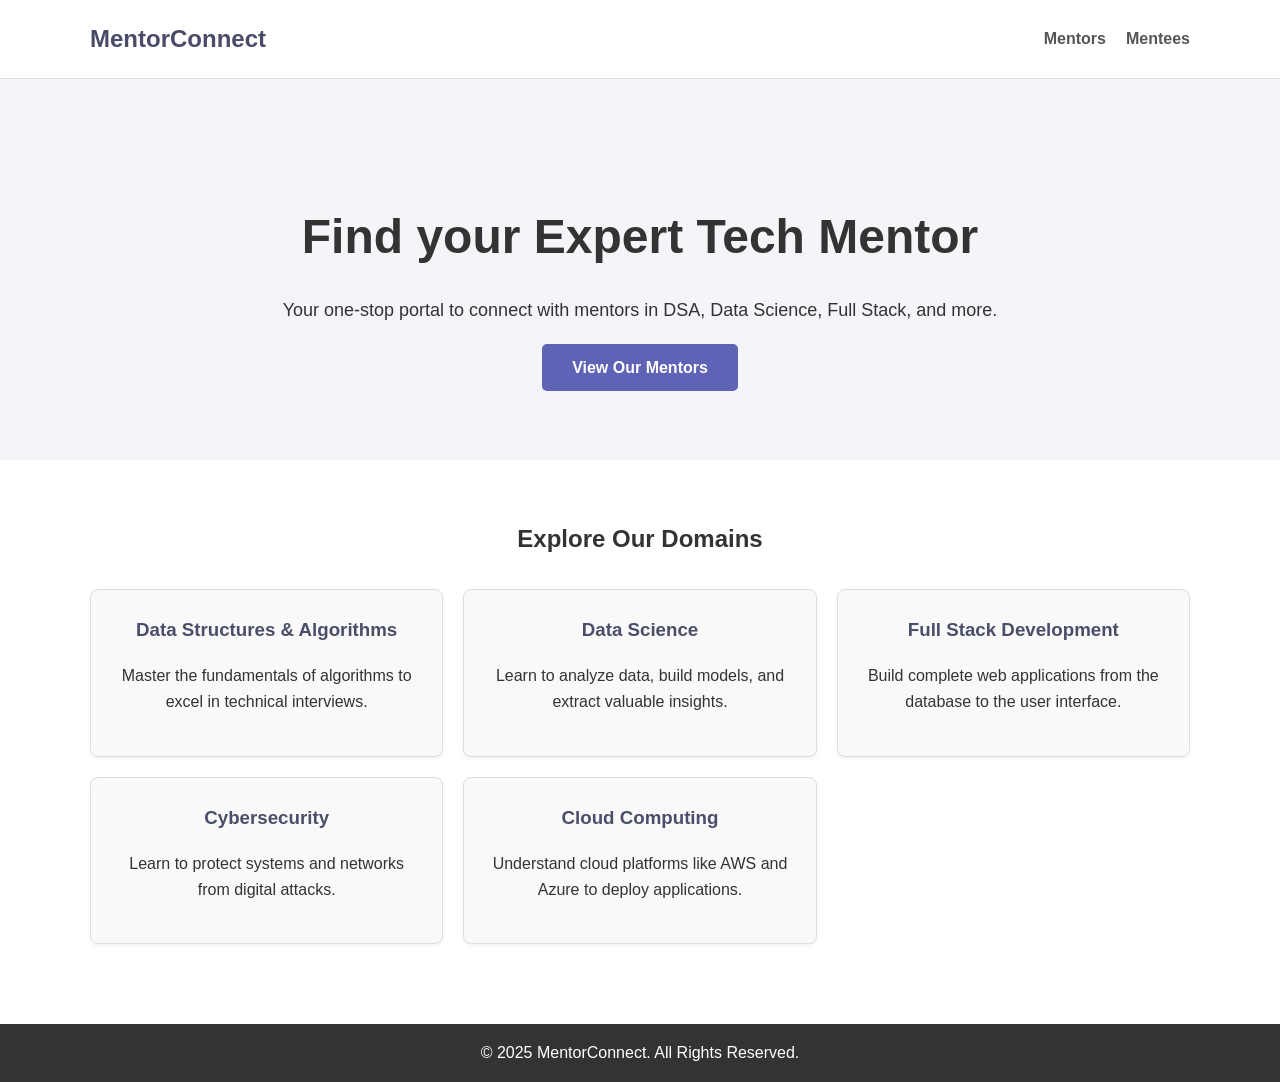
<file: index.html>
<!DOCTYPE html>
<html lang="en">
<head>
    <meta charset="UTF-8">
    <meta name="viewport" content="width=device-width, initial-scale=1.0">
    <link rel="stylesheet" href="style.css">
    <title>Welcome to MentorConnect</title>
</head>
<body>
    <header>
        <div class="container">
            <a href="index.html" class="logo">MentorConnect</a>
            <nav>
                <ul>
                    <li><a href="mentor_details.html">Mentors</a></li>
                    <li><a href="mentee_directory.html">Mentees</a></li>
                </ul>
            </nav>    
        </div>
    </header>
    <main>
        <section class="hero">
            <div class= "container">
                <h1>Find your Expert Tech Mentor</h1>
                <p>Your one-stop portal to connect with mentors in DSA, Data Science, Full Stack, and more.</p>
                <a href="mentor_details.html" class="button-primary">View Our Mentors</a>
            </div>
        </section>

        <section class="features">
            <div class="container">
                <h2>Explore Our Domains</h2>
                <div class="features-grid">
                    <a href="mentor-pranav.html" class="card-link">
                    <div class="feature-card">
                        <h3>Data Structures & Algorithms</h3>
                        <p>Master the fundamentals of algorithms to excel in technical interviews.</p>
                    </div>
                    </a>
                    <a href="mentor-ananya.html" class="card-link">
                    <div class="feature-card">
                        <h3>Data Science</h3>
                        <p>Learn to analyze data, build models, and extract valuable insights.</p>
                    </div>
                    </a>
                    <a href="mentor-aryan.html" class="card-link">
                    <div class="feature-card">
                        <h3>Full Stack Development</h3>
                        <p>Build complete web applications from the database to the user interface.</p>
                    </div>
                    </a>
                    <a href="mentor-rajeev.html" class="card-link">
                    <div class="feature-card">
                        <h3>Cybersecurity</h3>
                        <p>Learn to protect systems and networks from digital attacks.</p>
                    </div>
                    </a>
                    <a href="mentor-shivani.html" class="card-link">
                    <div class="feature-card">
                         <h3>Cloud Computing</h3>
                         <p>Understand cloud platforms like AWS and Azure to deploy applications.</p>
                    </div>
                    </a>
                </div>
            </div>
        </section>
    </main>

    <footer>
        <div class="container">  
            <p>&copy; 2025 MentorConnect. All Rights Reserved.</p>    
        </div>
    </footer>

</body>
</html>
</file>
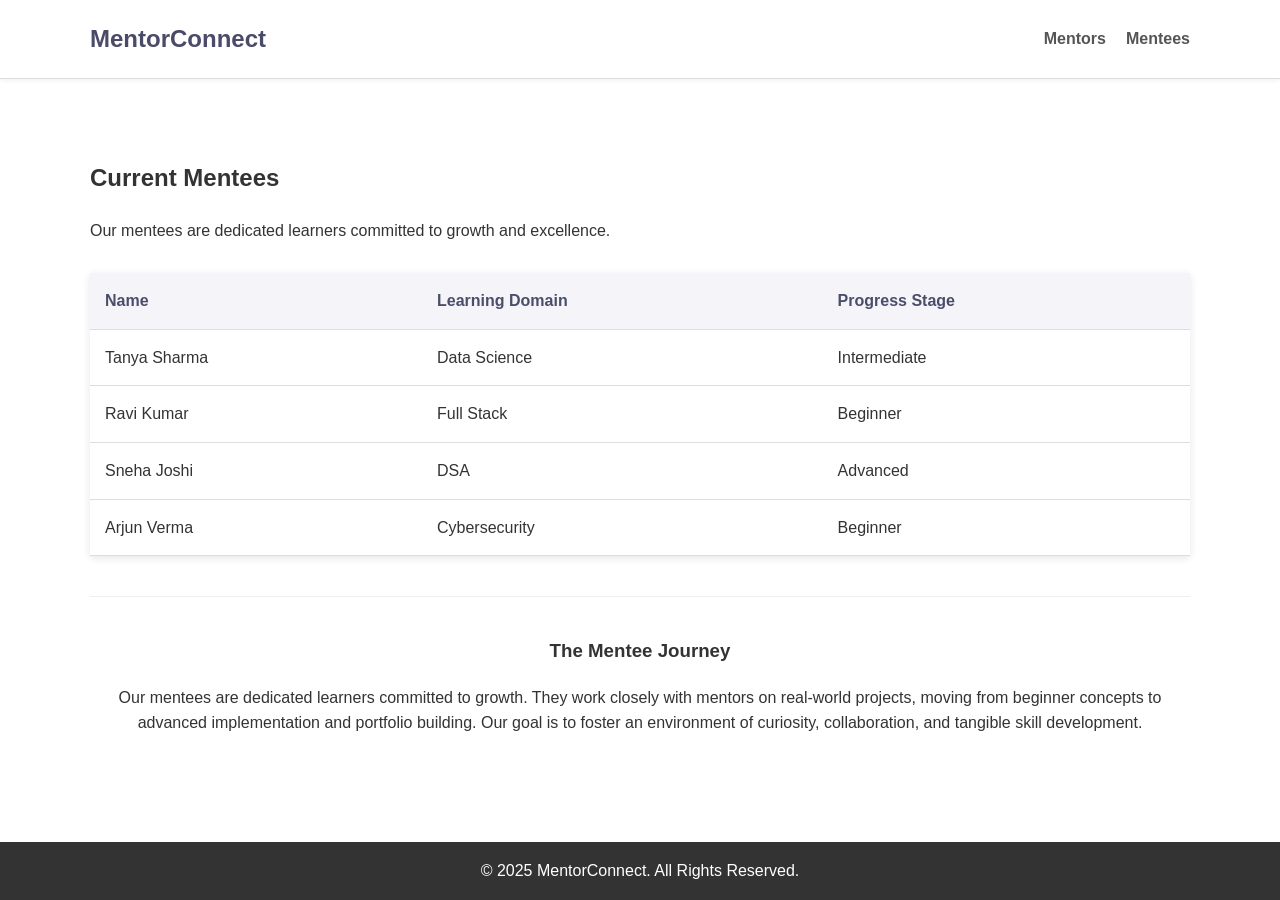
<file: mentee_directory.html>
<!DOCTYPE html>
<html lang="en">
<head>
    <meta charset="UTF-8">
    <meta name="viewport" content="width=device-width, initial-scale=1.0">
    <link rel="stylesheet" href="style.css">
    <title>Mentee Directory - MentorConnect</title>
</head>
<body>
    <header>
        <div class="container">
            <a href="index.html" class="logo">MentorConnect</a>
            <nav>
                <ul>
                    <li><a href="mentor_details.html">Mentors</a></li>
                    <li><a href="mentee_directory.html">Mentees</a></li>
                </ul>
            </nav>    
        </div>
    </header>

    <main>
        <section class="directory">
            <div class="container">
                <h2>Current Mentees</h2>
                <p>Our mentees are dedicated learners committed to growth and excellence.</p>

                <table>
                        <tr>
                            <th>Name</th>
                            <th>Learning Domain</th>
                            <th>Progress Stage</th>
                        </tr>
                        <tr>
                            <td>Tanya Sharma</td>
                            <td>Data Science</td>
                            <td>Intermediate</td>
                        </tr>
                        <tr>
                            <td>Ravi Kumar</td>
                            <td>Full Stack</td>
                            <td>Beginner</td>
                        </tr>
                        <tr>
                            <td>Sneha Joshi</td>
                            <td>DSA</td>
                            <td>Advanced</td>
                        </tr>
                        <tr>
                            <td>Arjun Verma</td>
                            <td>Cybersecurity</td>
                            <td>Beginner</td>
                        </tr>
                </table>

                <div class="description-section">
                    <h3>The Mentee Journey</h3>
                    <p>
                        Our mentees are dedicated learners committed to growth. They work closely with mentors on real-world projects, moving from beginner concepts to advanced implementation and portfolio building. Our goal is to foster an environment of curiosity, collaboration, and tangible skill development.
                    </p>
                </div>

            </div>
        </section>
    </main>

    <footer>
        <div class="container">  
            <p>&copy; 2025 MentorConnect. All Rights Reserved.</p>    
        </div>
    </footer>

</body>
</html>
</file>
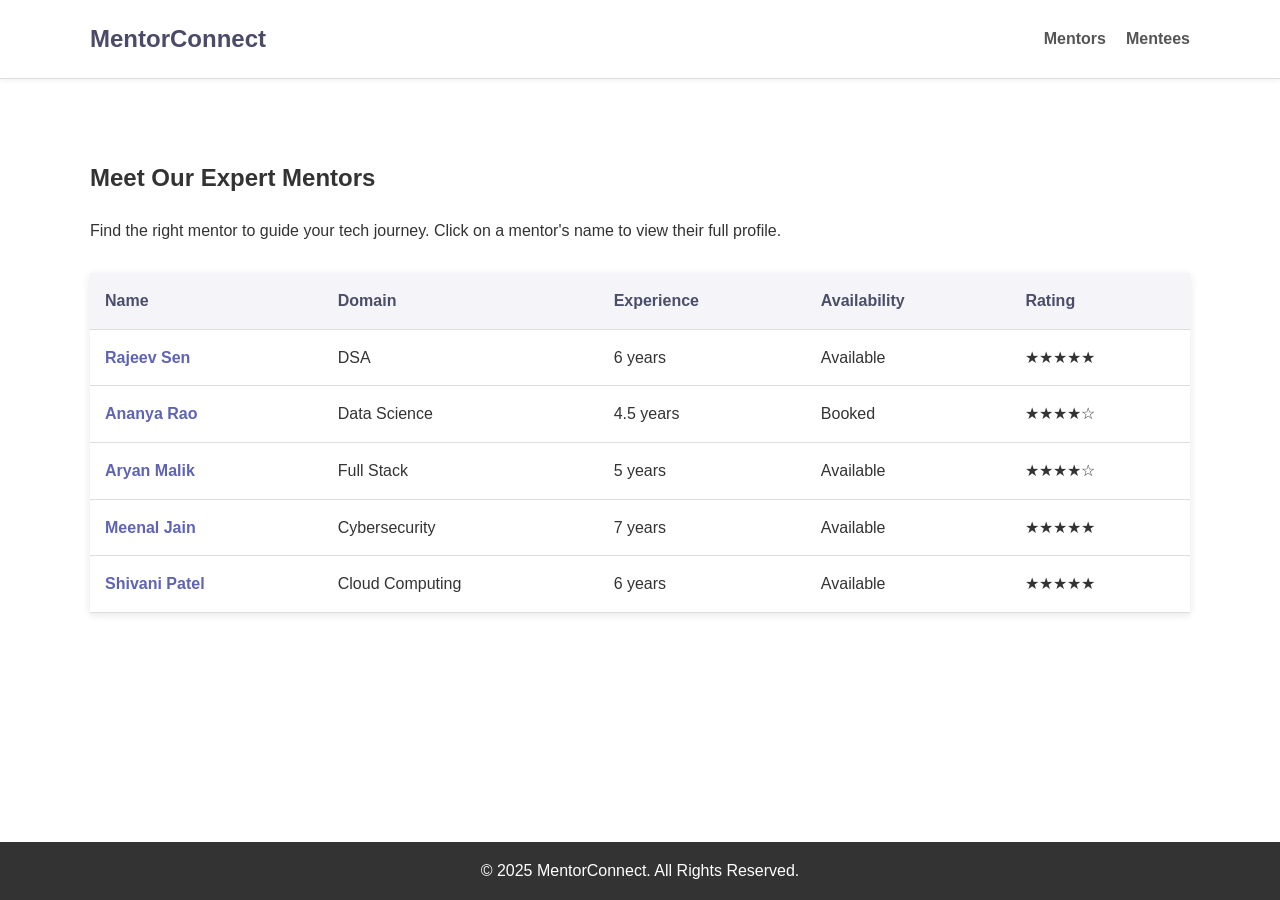
<file: mentor_details.html>
<!DOCTYPE html>
<html lang="en">
<head>
    <meta charset="UTF-8">
    <meta name="viewport" content="width=device-width, initial-scale=1.0">
    <link rel="stylesheet" href="style.css">
    <title>Our Mentors - MentorConnect</title>
</head>
<body>
    <header>
        <div class="container">
            <a href="index.html" class="logo">MentorConnect</a>
            <nav>
                <ul>
                    <li><a href="mentor_details.html">Mentors</a></li>
                    <li><a href="mentee_directory.html">Mentees</a></li>
                </ul>
            </nav>    
        </div>
    </header>
    <main>
        <section class="directory">
            <div class="container">
                <h2>Meet Our Expert Mentors</h2>
                <p>Find the right mentor to guide your tech journey. Click on a mentor's name to view their full profile.</p>
                <table>
                    <tr>
                        <th>Name</th>
                        <th>Domain</th>
                        <th>Experience</th>
                        <th>Availability</th>
                        <th>Rating</th>
                    </tr>
                    <tr>
                            <td><a href="mentor-rajeev.html">Rajeev Sen</a></td>
                            <td>DSA</td>
                            <td>6 years</td>
                            <td>Available</td>
                            <td>★★★★★</td>
                        </tr>
                        <tr>
                            <td><a href="mentor-ananya.html">Ananya Rao</a></td>
                            <td>Data Science</td>
                            <td>4.5 years</td>
                            <td>Booked</td>
                            <td>★★★★☆</td>
                        </tr>
                        <tr>
                            <td><a href="mentor-aryan.html">Aryan Malik</a></td>
                            <td>Full Stack</td>
                            <td>5 years</td>
                            <td>Available</td>
                            <td>★★★★☆</td>
                        </tr>
                        <tr>
                            <td><a href="mentor-meenal.html">Meenal Jain</a></td>
                            <td>Cybersecurity</td>
                            <td>7 years</td>
                            <td>Available</td>
                            <td>★★★★★</td>
                        </tr>
                         <tr>
                            <td><a href="mentor-shivani.html">Shivani Patel</a></td>
                            <td>Cloud Computing</td>
                            <td>6 years</td>
                            <td>Available</td>
                            <td>★★★★★</td>
                        </tr>
                </table>
            </div>
        </section>
    </main>

    <footer>
        <div class="container">  
            <p>&copy; 2025 MentorConnect. All Rights Reserved.</p>    
        </div>
    </footer>

</body>
</html>
</file>
<file: style.css>
/* Main page styling */
body{
    font-family: Arial, sans-serif;
    color: #333;
    line-height: 1.6;
    margin: 0;
    display: flex;
    flex-direction: column;
    min-height: 100vh;
}
main{
    flex-grow: 1;
}
.container{
    max-width: 1100px;
    margin: 0 auto;
    padding: 0 20px;
}

header{
    background-color: #fff;
    padding: 20px 0;
    border-bottom: 1px solid #ddd;
    box-shadow: 0 2px 4px rgba(0, 0, 0, 0.05);
}

header .container{
   display: flex;
   justify-content: space-between; 
   align-items: center;
}
.logo {
    font-weight: bold;
    font-size: 24px;
    color: #4a4a69;
    text-decoration: none;
}
header nav ul{
    list-style-type: none;
    margin: 0;
    padding: 0;
    display: flex;
    gap: 20px
}
header nav a {
    text-decoration: none;
    color: #555;
    font-weight: bold;
}

.hero{
    background-color: #f4f4f9;
    padding: 80px 0 ;
    text-align: center;
}
.hero h1{
    font-size: 48px;
    margin-bottom: 20px;
}
.hero p{
    font-size: 18px;
    margin-bottom: 30px;
}
.button-primary{
    color: #fff;
    background-color: #5e63b6;
    padding: 15px 30px;
    text-decoration: none;
    border-radius: 5px;
    font-weight: bold;
    transition: background-color 0.3s;
}
.button-primary:hover {
    background-color: #4a4e69;
}
.features{
    padding: 40px 0 80px 0;
    text-align: center;
}
.features-grid{
    display: grid;
    grid-template-columns: repeat(3, 1fr);
    gap: 20px;
    margin-top: 30px;
}
.feature-card{
    background-color: #f9f9f9;
    border: 1px solid #ddd;
    border-radius: 8px;
    padding: 25px;
    box-shadow: 0 2px 4px rgba(0, 0, 0, 0.05);
}
.feature-card h3{
    margin-top: 0;
    color: #4a4e69;
}
footer{
    background-color: #333;
    color: #fff;
    text-align: center;
}

/* Mentor Profile Page */
.mentor-profile{
    display: flex;
    gap: 40px;
    padding: 60px 0;
}
.profile-pic{
    flex-basis: 30%;
}
.profile-pic img{
    width: 100%;
    border-radius: 50%;
    border: 5px solid #fff;
    box-shadow: 0 4px 12px rgba(0,0,0,0.15);
}

.profile-info{
    flex-basis: 70%;
}

.profile-info h1{
    margin-top: 0;
    font-size: 42px;
}
.profile-info h2{
    font-size: 20px;
    color: #555;
    margin-top: -10px;
    margin-bottom: 20px;

}
.profile-info ul{
    list-style-type: '✔ ';
    padding-left: 20px;
}
.profile-info .button-primary {
    display: inline-block;
    margin-top: 10px;
}

/* Style for clickable card */
.card-link{
    text-decoration: none;
    color: inherit;
}

.feature-card{
    transition: transform 0.2s;
    box-shadow: 0.2s;
}
.feature-card:hover{
    transform: translateY(-5px);
    box-shadow: 0 8px 15px rgba(0,0,0,0.1);
}

/* Table style */
.directory{
    padding: 60px 0;
}
table{
    width: 100%;
    border-collapse: collapse;
    margin-top: 30px;
    box-shadow: 0 2px 8px rgba(0, 0, 0, 0.1);
}
th, td{
    padding: 15px;
    text-align: left;
    border-bottom: 1px solid #ddd;
}

th{
    font-weight: bold;
    color: #4a4e69;
    background-color: #f4f4f9;
}

/* Style for the links in the table */
td a{
    text-decoration: none;
    color: #5e63b6;
    font-weight: bold;
}
td a:hover{
    text-decoration: underline;
}
tr:hover{
    background-color: #f9f9f9;
}

/* Description style */
.description-section{
    margin-top: 40px;
    padding-top: 20px;
    border-top: 1px solid #eee;
    text-align: center;
}
</file>
